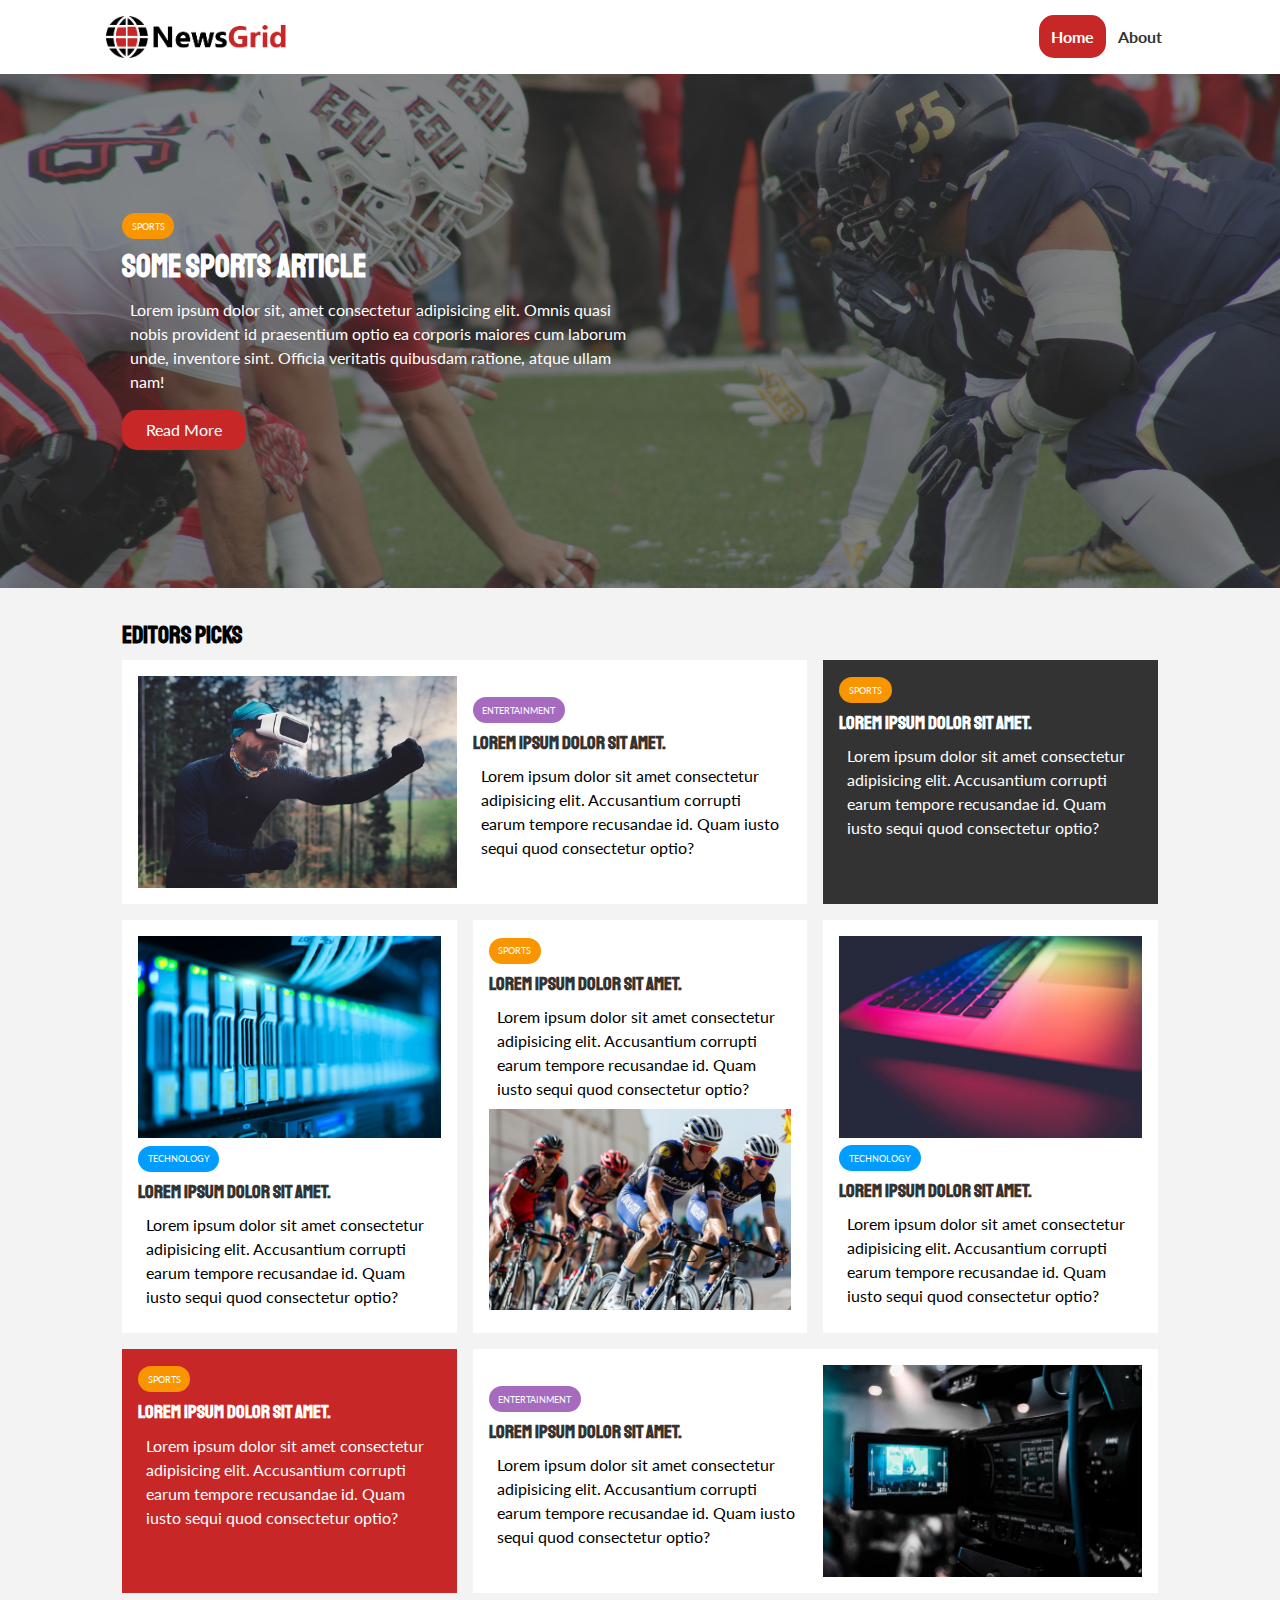
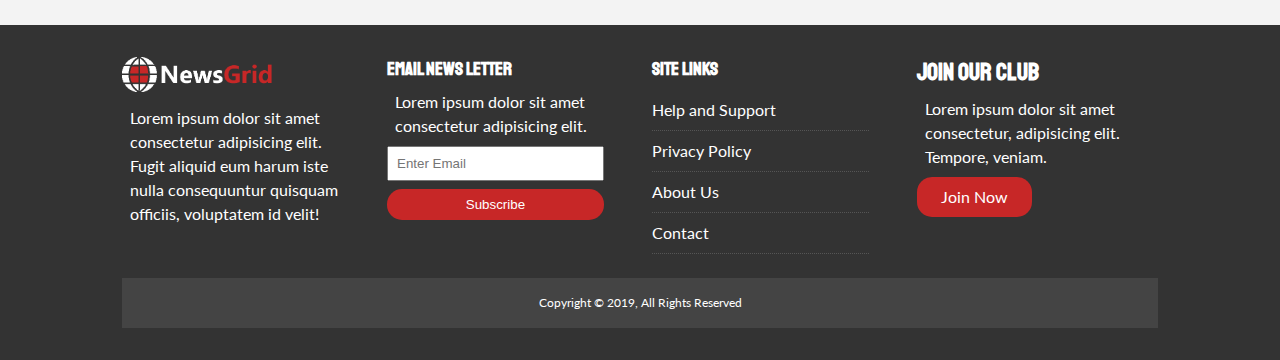
<file: index.html>
<!DOCTYPE html>
<html lang="en">
<head>
  <meta charset="UTF-8">
  <meta name="viewport" content="width=device-width, initial-scale=1.0">
  <meta http-equiv="X-UA-Compatible" content="ie=edge">
  <link rel="stylesheet" href="https://use.fontawesome.com/releases/v5.8.1/css/all.css" 
  integrity="sha384-50oBUHEmvpQ+1lW4y57PTFmhCaXp0ML5d60M1M7uH2+nqUivzIebhndOJK28anvf" crossorigin="anonymous">
  <link href="https://fonts.googleapis.com/css?family=Lato|Staatliches" rel="stylesheet">
  <link rel="stylesheet" href="css/style.css">
  <link rel="stylesheet" media="screen and (max-width: 768px)"  href="css/mobile.css">
  <link rel="shortcut icon" type="image/x-icon" href="favicon.ico">

  <title>NewsGrid | Latest News</title>
</head>
<body>
  <nav id="main-nav">
    <div class="container">
      <img src="img/logo.png" alt="NewsGrid" class="logo">
      <div class="social">
        <a href="http://facebook.com" target="_blank"><i class="fab fa-facebook fa-2x"></i></a>
        <a href="http://twitter.com" target="_blank"><i class="fab fa-twitter fa-2x"></i></a>
        <a href="http://instagram.com" target="_blank"><i class="fab fa-instagram fa-2x"></i></a>
        <a href="http://youtube.com" target="_blank"><i class="fab fa-youtube fa-2x"></i></a>
      </div>
      <ul>
        <li><a class="current" href="index.html">Home</a></li>
        <li><a href="about.html">About</a></li>
      </ul>
    </div>
  </nav>

  <!-- Showcase -->
  <header id="showcase">
    <div class="container">
      <div class="showcase-container">
        <div class="showcase-content">
          <div class="category category-sports">Sports</div>
          <h1>Some Sports Article</h1>
          <p>Lorem ipsum dolor sit, amet consectetur adipisicing elit. Omnis quasi nobis provident
             id praesentium optio ea corporis maiores cum laborum unde, inventore sint. Officia 
             veritatis quibusdam ratione, atque ullam nam!</p>
            <a href="article.html" class="btn btn-primary">Read More</a>
        </div>
      </div>
    </div>
  </header>

  <!-- Home Articles -->

  <section id="home-articles" class="py-2">
    <div class="container">
        <h2>Editors Picks</h2>
        <div class="articles-container">
          <!-- Card often used in bootstrap too -->
          <article class="card ">
            <img src="img/articles/ent1.jpg" alt="">
            <div>
              <div class="category category-ent">Entertainment</div>
              <h3>
                <a href="article.html">Lorem ipsum dolor sit amet.</a>
              </h3>
              <p>Lorem ipsum dolor sit amet consectetur adipisicing 
                elit. Accusantium corrupti earum tempore recusandae id. 
                Quam iusto sequi quod consectetur optio?</p>
            </div>
          </article>
          <article class="card bg-dark">             
            <div class="category category-sports">Sports</div>
            <h3>
              <a href="article.html">Lorem ipsum dolor sit amet.</a>
            </h3>
            <p>Lorem ipsum dolor sit amet consectetur adipisicing 
              elit. Accusantium corrupti earum tempore recusandae id. 
              Quam iusto sequi quod consectetur optio?</p>             
            </article>
            <article class="card">
              <img src="img/articles/tech1.jpg" alt="">             
              <div class="category category-tech">Technology</div>
              <h3>
                <a href="article.html">Lorem ipsum dolor sit amet.</a>
              </h3>
              <p>Lorem ipsum dolor sit amet consectetur adipisicing 
                elit. Accusantium corrupti earum tempore recusandae id. 
                Quam iusto sequi quod consectetur optio?</p>             
              </article>
              <article class="card">                          
                <div class="category category-sports">Sports</div>
                <h3>
                  <a href="article.html">Lorem ipsum dolor sit amet.</a>
                </h3>
                <p>Lorem ipsum dolor sit amet consectetur adipisicing 
                  elit. Accusantium corrupti earum tempore recusandae id. 
                  Quam iusto sequi quod consectetur optio?</p>
                  <img src="img/articles/sports1.jpg" alt="">                
                </article>
              <article class="card">
                <img src="img/articles/tech2.jpg" alt="">             
                <div class="category category-tech">Technology</div>
                <h3>
                  <a href="article.html">Lorem ipsum dolor sit amet.</a>
                </h3>
                <p>Lorem ipsum dolor sit amet consectetur adipisicing 
                  elit. Accusantium corrupti earum tempore recusandae id. 
                  Quam iusto sequi quod consectetur optio?</p>             
                </article>
              <article class="card bg-primary">             
                <div class="category category-sports">Sports</div>
                <h3>
                  <a href="article.html">Lorem ipsum dolor sit amet.</a>
                </h3>
                <p>Lorem ipsum dolor sit amet consectetur adipisicing 
                  elit. Accusantium corrupti earum tempore recusandae id. 
                  Quam iusto sequi quod consectetur optio?</p>             
                </article>
                <article class="card">                 
                  <div>
                    <div class="category category-ent">Entertainment</div>
                    <h3>
                      <a href="article.html">Lorem ipsum dolor sit amet.</a>
                    </h3>
                    <p>Lorem ipsum dolor sit amet consectetur adipisicing 
                      elit. Accusantium corrupti earum tempore recusandae id. 
                      Quam iusto sequi quod consectetur optio?</p>
                  </div>
                  <img src="img/articles/ent2.jpg" alt="">
                </article>
              
        </div>
    </div>
  </section>

  <!-- Footer -->
  <footer id="main-footer" class="py-2">
    <div class="container footer-container">
      <div>
        <img src="img/logo_light.png" alt="NewsGrid">
        <p>Lorem ipsum dolor sit amet consectetur adipisicing 
          elit. Fugit aliquid eum harum iste nulla consequuntur 
          quisquam officiis, voluptatem id velit!</p>
      </div>
      <div>
        <h3>Email News Letter</h3>
        <p>Lorem ipsum dolor sit amet consectetur adipisicing elit.</p>
        <form name="contact" method="POST" data-netlify="true">
            <input type="email" name="email" placeholder="Enter Email">
            <input type="submit" value="Subscribe" class="btn btn-primary">
          </form>
      </div>
      <div>
        <h3>Site Links</h3>
        <ul class="list">
          <li><a href="#">Help and Support</a></li>
          <li><a href="#">Privacy Policy</a></li>
          <li><a href="#">About Us</a></li>
          <li><a href="#">Contact</a></li>
        </ul>
      </div>
      <div>
        <h2>Join Our Club</h2>
        <p>Lorem ipsum dolor sit amet consectetur, adipisicing elit. Tempore, veniam.</p>
        <a href="#" class="btn btn-primary">Join Now</a>
      </div>
      <div>
        <p>Copyright &copy; 2019, All Rights Reserved</p>
      </div>
    </div>
  </footer>
</body>
</html>
</file>
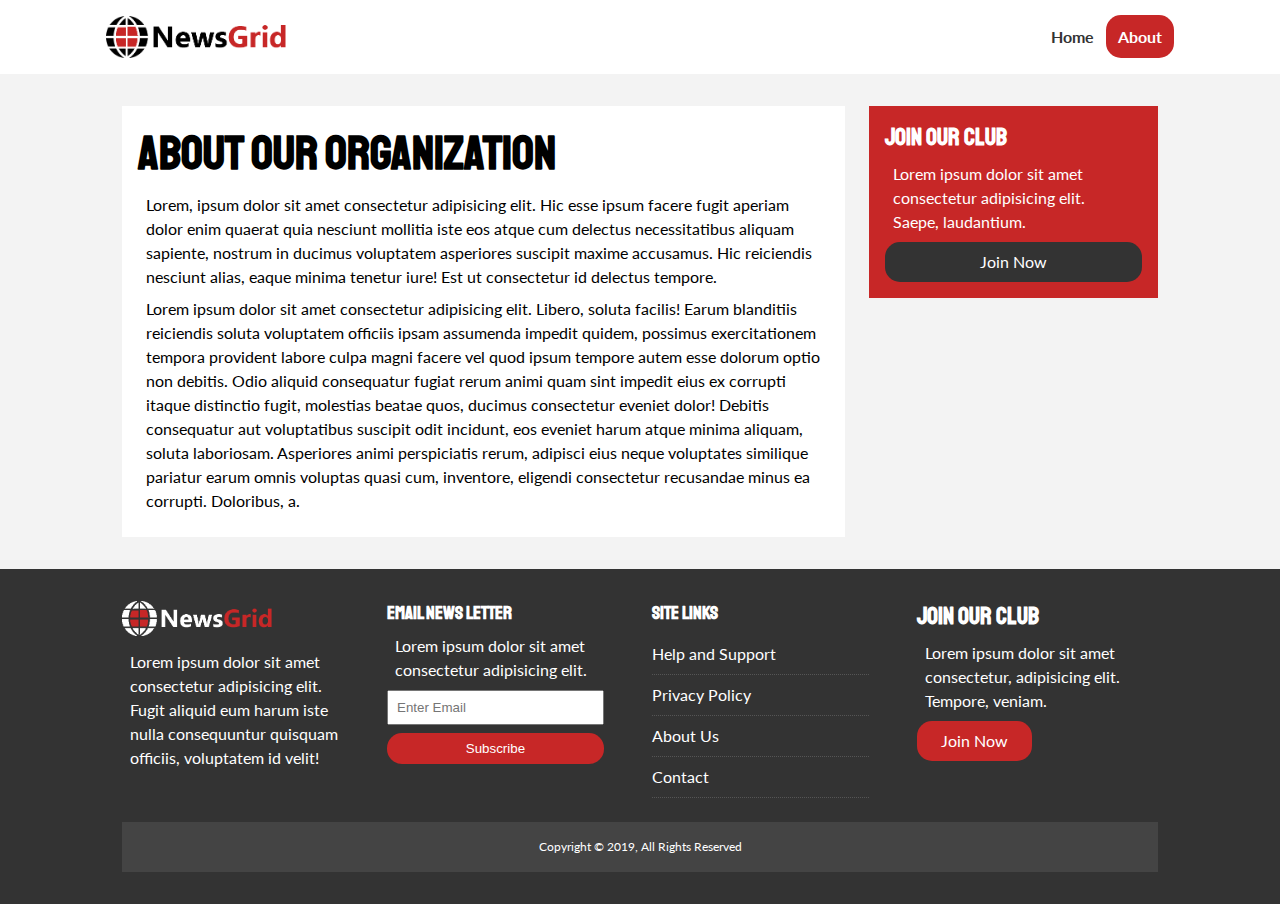
<file: about.html>
<!DOCTYPE html>
<html lang="en">
<head>
  <meta charset="UTF-8">
  <meta name="viewport" content="width=device-width, initial-scale=1.0">
  <meta http-equiv="X-UA-Compatible" content="ie=edge">
  <link rel="stylesheet" href="https://use.fontawesome.com/releases/v5.8.1/css/all.css" 
  integrity="sha384-50oBUHEmvpQ+1lW4y57PTFmhCaXp0ML5d60M1M7uH2+nqUivzIebhndOJK28anvf" crossorigin="anonymous">
  <link href="https://fonts.googleapis.com/css?family=Lato|Staatliches" rel="stylesheet">
  <link rel="stylesheet" href="css/style.css">
  <link rel="stylesheet" media="screen and (max-width: 768px)"  href="css/mobile.css">
  <link rel="shortcut icon" type="image/x-icon" href="favicon.ico">

  <title>NewsGrid | About</title>
</head>
<body>
  <nav id="main-nav">
    <div class="container">
      <img src="img/logo.png" alt="NewsGrid" class="logo">
      <div class="social">
        <a href="http://facebook.com" target="_blank"><i class="fab fa-facebook fa-2x"></i></a>
        <a href="http://twitter.com" target="_blank"><i class="fab fa-twitter fa-2x"></i></a>
        <a href="http://instagram.com" target="_blank"><i class="fab fa-instagram fa-2x"></i></a>
        <a href="http://youtube.com" target="_blank"><i class="fab fa-youtube fa-2x"></i></a>
      </div>
      <ul>
        <li><a href="index.html">Home</a></li>
        <li><a class="current" href="about.html">About</a></li>
      </ul>
    </div>
  </nav>
<!-- About -->

  <section id="about">
    <div class="container">
      <div class="page-container">
        <article class="card" >
          <h1 class="l-heading">About Our Organization</h1>
          <p>Lorem, ipsum dolor sit amet consectetur adipisicing elit. Hic esse ipsum facere fugit 
            aperiam dolor enim quaerat quia nesciunt mollitia iste eos atque cum delectus necessitatibus 
            aliquam sapiente, nostrum in ducimus voluptatem asperiores suscipit maxime accusamus. Hic 
            reiciendis nesciunt alias, eaque minima tenetur iure! Est ut consectetur id delectus tempore.</p>
            <p>Lorem ipsum dolor sit amet consectetur adipisicing elit. Libero, soluta facilis! Earum blanditiis 
              reiciendis soluta voluptatem officiis ipsam assumenda impedit quidem, possimus exercitationem tempora 
              provident labore culpa magni facere vel quod ipsum tempore autem esse dolorum optio non debitis. Odio 
              aliquid consequatur fugiat rerum animi quam sint impedit eius ex corrupti itaque distinctio fugit, 
              molestias beatae quos, ducimus consectetur eveniet dolor! Debitis consequatur aut voluptatibus suscipit 
              odit incidunt, eos eveniet harum atque minima aliquam, soluta laboriosam. Asperiores animi perspiciatis 
              rerum, adipisci eius neque voluptates similique pariatur earum omnis voluptas quasi cum, inventore, eligendi 
              consectetur recusandae minus ea corrupti. Doloribus, a.</p>
        </article>
        <aside class="card bg-primary">
          <h2>Join Our Club</h2>
          <p>Lorem ipsum dolor sit amet consectetur adipisicing elit. Saepe, laudantium.</p>
          <a href="#" class="btn btn-dark btn-block">Join Now</a>
        </aside>
      </div>
    </div>
  </section>

  <!-- Footer -->
  <footer id="main-footer" class="py-2">
    <div class="container footer-container">
      <div>
        <img src="img/logo_light.png" alt="NewsGrid">
        <p>Lorem ipsum dolor sit amet consectetur adipisicing 
          elit. Fugit aliquid eum harum iste nulla consequuntur 
          quisquam officiis, voluptatem id velit!</p>
      </div>
      <div>
        <h3>Email News Letter</h3>
        <p>Lorem ipsum dolor sit amet consectetur adipisicing elit.</p>
        <form name="contact" method="POST" data-netlify="true">
            <input type="email" name="email" placeholder="Enter Email">
            <input type="submit" value="Subscribe" class="btn btn-primary">
        </form>
      </div>
      <div>
        <h3>Site Links</h3>
        <ul class="list">
          <li><a href="#">Help and Support</a></li>
          <li><a href="#">Privacy Policy</a></li>
          <li><a href="#">About Us</a></li>
          <li><a href="#">Contact</a></li>
        </ul>
      </div>
      <div>
        <h2>Join Our Club</h2>
        <p>Lorem ipsum dolor sit amet consectetur, adipisicing elit. Tempore, veniam.</p>
        <a href="#" class="btn btn-primary">Join Now</a>
      </div>
      <div>
        <p>Copyright &copy; 2019, All Rights Reserved</p>
      </div>
    </div>
  </footer>
</body>
</html>
</file>
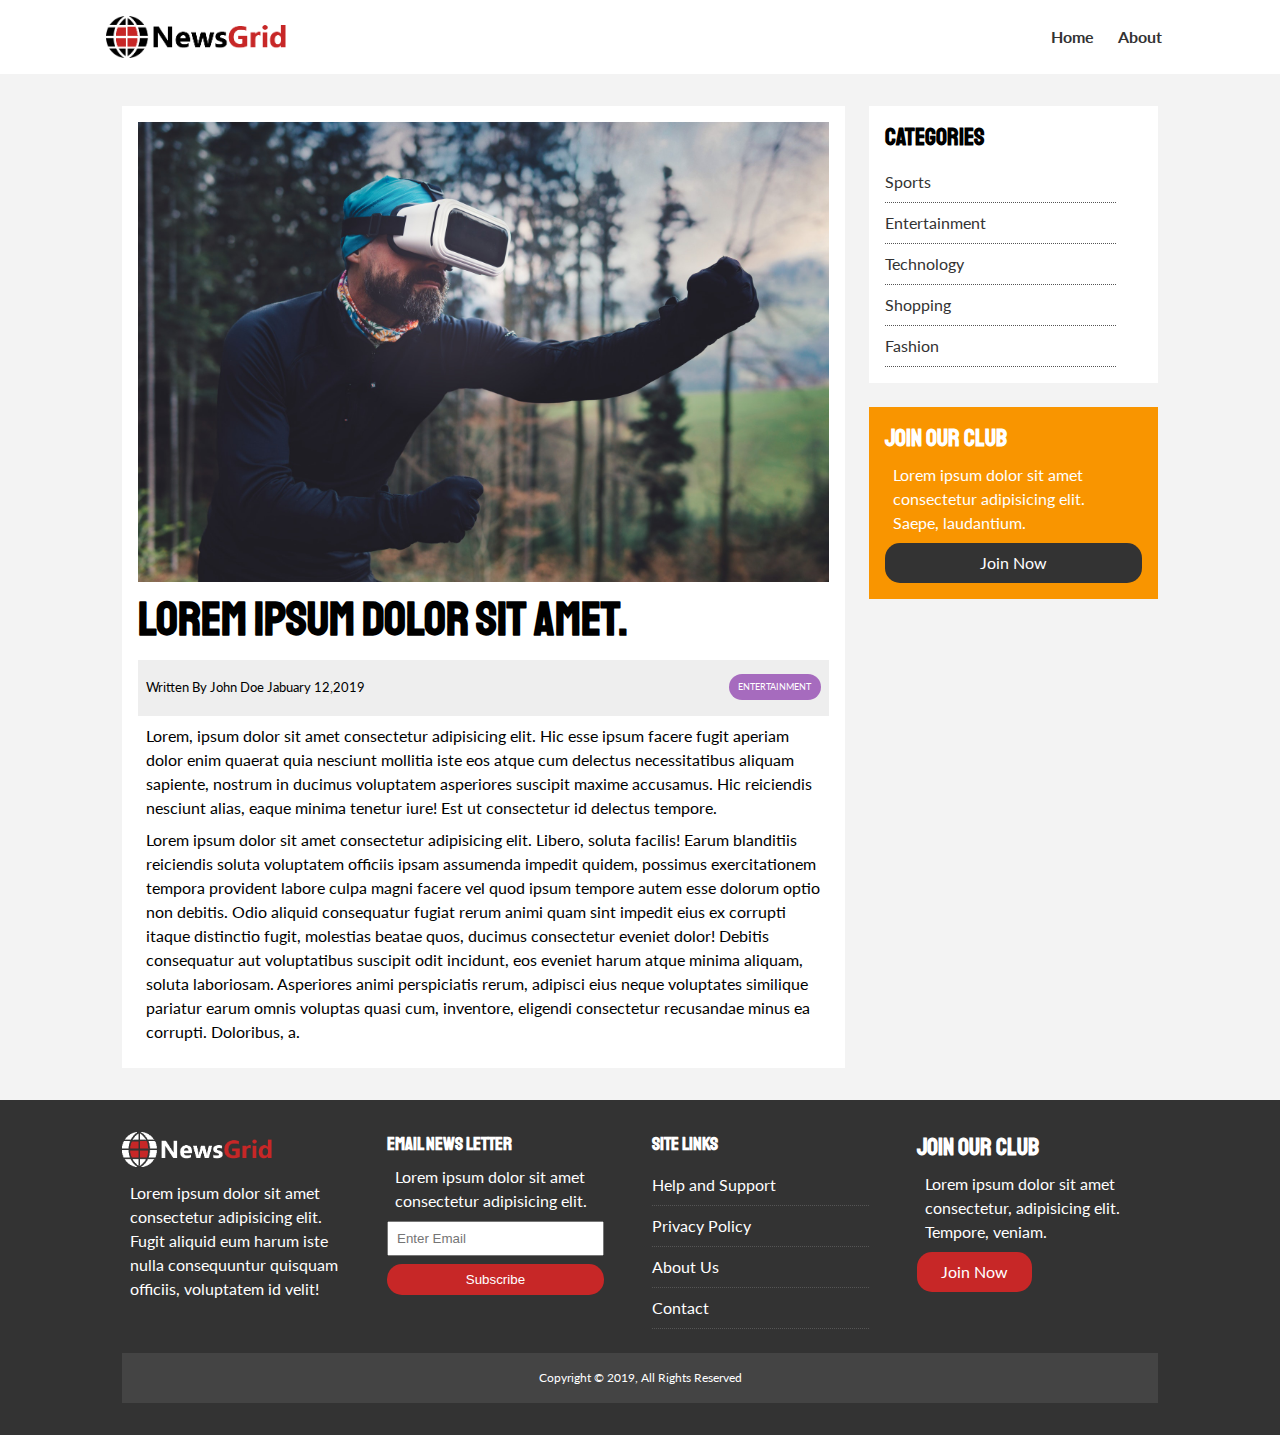
<file: article.html>
<!DOCTYPE html>
<html lang="en">
<head>
  <meta charset="UTF-8">
  <meta name="viewport" content="width=device-width, initial-scale=1.0">
  <meta http-equiv="X-UA-Compatible" content="ie=edge">
  <link rel="stylesheet" href="https://use.fontawesome.com/releases/v5.8.1/css/all.css" 
  integrity="sha384-50oBUHEmvpQ+1lW4y57PTFmhCaXp0ML5d60M1M7uH2+nqUivzIebhndOJK28anvf" crossorigin="anonymous">
  <link href="https://fonts.googleapis.com/css?family=Lato|Staatliches" rel="stylesheet">
  <link rel="stylesheet" href="css/style.css">
  <link rel="stylesheet" media="screen and (max-width: 768px)"  href="css/mobile.css">
  <link rel="shortcut icon" type="image/x-icon" href="favicon.ico">

  <title>NewsGrid | Latest News</title>
</head>
<body>
  <nav id="main-nav">
    <div class="container">
      <img src="img/logo.png" alt="NewsGrid" class="logo">
      <div class="social">
        <a href="http://facebook.com" target="_blank"><i class="fab fa-facebook fa-2x"></i></a>
        <a href="http://twitter.com" target="_blank"><i class="fab fa-twitter fa-2x"></i></a>
        <a href="http://instagram.com" target="_blank"><i class="fab fa-instagram fa-2x"></i></a>
        <a href="http://youtube.com" target="_blank"><i class="fab fa-youtube fa-2x"></i></a>
      </div>
      <ul>
        <li><a href="index.html">Home</a></li>
        <li><a href="about.html">About</a></li>
      </ul>
    </div>
  </nav>
<!-- About -->
  <section id="article">
    <div class="container">
      <div class="page-container">
        <article class="card" >
          <img src="img/articles/ent1.jpg" alt="">
          <h1 class="l-heading">Lorem ipsum dolor sit amet.</h1>
          <div class="meta">
            <small>
              <i class="fas fa-user"></i> Written By John Doe Jabuary 12,2019
            </small>
            <div class="category category-ent">Entertainment</div>
          </div>
          <p>Lorem, ipsum dolor sit amet consectetur adipisicing elit. Hic esse ipsum facere fugit 
            aperiam dolor enim quaerat quia nesciunt mollitia iste eos atque cum delectus necessitatibus 
            aliquam sapiente, nostrum in ducimus voluptatem asperiores suscipit maxime accusamus. Hic 
            reiciendis nesciunt alias, eaque minima tenetur iure! Est ut consectetur id delectus tempore.</p>
            <p>Lorem ipsum dolor sit amet consectetur adipisicing elit. Libero, soluta facilis! Earum blanditiis 
              reiciendis soluta voluptatem officiis ipsam assumenda impedit quidem, possimus exercitationem tempora 
              provident labore culpa magni facere vel quod ipsum tempore autem esse dolorum optio non debitis. Odio 
              aliquid consequatur fugiat rerum animi quam sint impedit eius ex corrupti itaque distinctio fugit, 
              molestias beatae quos, ducimus consectetur eveniet dolor! Debitis consequatur aut voluptatibus suscipit 
              odit incidunt, eos eveniet harum atque minima aliquam, soluta laboriosam. Asperiores animi perspiciatis 
              rerum, adipisci eius neque voluptates similique pariatur earum omnis voluptas quasi cum, inventore, eligendi 
              consectetur recusandae minus ea corrupti. Doloribus, a.</p>
        </article>

        <aside id="categories" class="card">
          <h2>Categories</h2>
          <ul class="list">
            <li><a href="#"><i class="fas fa-chevron-right"></i>Sports</a></li>
            <li><a href="#"><i class="fas fa-chevron-right"></i>Entertainment</a></li>
            <li><a href="#"><i class="fas fa-chevron-right"></i>Technology</a></li>
            <li><a href="#"><i class="fas fa-chevron-right"></i>Shopping</a></li>
            <li><a href="#"><i class="fas fa-chevron-right"></i>Fashion</a></li>
          </ul>
        </aside>
        <aside class="card bg-secondary">
          <h2>Join Our Club</h2>
          <p>Lorem ipsum dolor sit amet consectetur adipisicing elit. Saepe, laudantium.</p>
          <a href="#" class="btn btn-dark btn-block">Join Now</a>
        </aside>
      </div>
    </div>
  </section>

  <!-- Footer -->
  <footer id="main-footer" class="py-2">
    <div class="container footer-container">
      <div>
        <img src="img/logo_light.png" alt="NewsGrid">
        <p>Lorem ipsum dolor sit amet consectetur adipisicing 
          elit. Fugit aliquid eum harum iste nulla consequuntur 
          quisquam officiis, voluptatem id velit!</p>
      </div>
      <div>
        <h3>Email News Letter</h3>
        <p>Lorem ipsum dolor sit amet consectetur adipisicing elit.</p>
        <form name="contact" method="POST" data-netlify="true">
            <input type="email" name="email" placeholder="Enter Email">
            <input type="submit" value="Subscribe" class="btn btn-primary">
        </form>
      </div>
      <div>
        <h3>Site Links</h3>
        <ul class="list">
          <li><a href="#">Help and Support</a></li>
          <li><a href="#">Privacy Policy</a></li>
          <li><a href="#">About Us</a></li>
          <li><a href="#">Contact</a></li>
        </ul>
      </div>
      <div>
        <h2>Join Our Club</h2>
        <p>Lorem ipsum dolor sit amet consectetur, adipisicing elit. Tempore, veniam.</p>
        <a href="#" class="btn btn-primary">Join Now</a>
      </div>
      <div>
        <p>Copyright &copy; 2019, All Rights Reserved</p>
      </div>
    </div>
  </footer>
</body>
</html>
</file>
<file: css/style.css>
:root {
	--primary-color: #c72727;
	--secondary-color: #f99500;
	--light-color: #f3f3f3;
	--dark-color: #333;
	--max-width: 1100px;
}

.category {
	--sports-color: #f99500;
	--ent-color: #a66bbe;
	--tech-color: #009cff;
}

* {
	margin: 0;
	padding: 0;
	box-sizing: border-box;
}

body {
	font-family: 'Lato', sans-serif;
	line-height: 1.5;
	background: var(--light-color);
}

a {
	color: #333;
	text-decoration: none;
}

ul {
	list-style: none;
}

img {
	width: 100%;
}

h1,
h2,
h3,
h4,
h5,
h6 {
	font-family: 'Staatliches', cursive;
	margin-bottom: .55rem;
	line-height: 1.3;
}

p {
	margin: .5rem;
}
/* Utility */
.container {
	max-width: var(--max-width);
	margin: auto;
	padding: 0 2rem;
	overflow: hidden;
}

.category {
	display: inline-block;
	color: #fff;
	font-size: 0.55rem;
	text-transform: uppercase;
	padding: 0.4rem 0.6rem;
	border-radius: 15px;
	margin-bottom: 0.5rem;
}

.category-sports {
	background: var(--sports-color);
}
.category-ent {
	background: var(--ent-color);
}
.category-tech {
	background: var(--tech-color);
}

.btn {
	display: inline-block;
	border: none;
	background: var(--dark-color);
	color: #fff;
	padding: 0.5rem 1.5rem;
	border-radius: 15px;
}

.btn-light {
	background: var(--light-color);
}
.btn-primary {
	background: var(--primary-color);
}
.btn-secondary {
	background: var(--secondary-color);
}

.btn-block {
	display: block;
	width: 100%;
	text-align: center;
}

.btn:hover {
	opacity: 0.85;
}

.card {
	background: #fff;
	padding: 1rem;
}

.bg-dark {
	background: var(--dark-color);
	color: #fff;
}
.bg-primary {
	background: var(--primary-color);
	color: #fff;
}
.bg-secondary {
	background: var(--secondary-color);
	color: #fff;
}

.bg-dark h1,
.bg-dark h2,
.bg-dark h3,
.bg-dark a,
.bg-primary h1,
.bg-primary h2,
.bg-primary h3,
.bg-primary a,
.bg-secondary h1,
.bg-secondary h2,
.bg-secondary h3,
.bg-secondary a {
	color: #fff;
}
.py-1 {
	padding: 1.5rem 0;
}
.py-2 {
	padding: 2rem 0;
}
.py-3 {
	padding: 3rem 0;
}
.p-1 {
	padding: 1.5rem;
}
.p-2 {
	padding: 2rem;
}
.p-3 {
	padding: 3rem;
}

.l-heading {
	font-size: 3rem;
}
.list li {
	padding: .5rem 0;
	border-bottom: #555 dotted 1px;
	width: 90%;
}
/* Inner page grid container */
.page-container {
	display: grid;
	grid-template-columns: 5fr 2fr;
	margin: 2rem 0;
	grid-gap: 1.5rem;
}

.page-container > *:first-child {
	grid-row: 1 / span 3;
}
.list li a:hover {
	color: var(--primary-color) !important;
}
.fab:hover {
	opacity: 0.85;
}
/* Navigation */

#main-nav {
	background: #fff;
	position: sticky;
	top: 0;
	z-index: 2;
}

#main-nav .container {
	display: grid;
	grid-template-columns: 6fr 3fr 2fr;
	padding: 1rem;
	align-items: center;
}

#main-nav .logo {
	width: 180px;
}

#main-nav ul {
	justify-self: end;
	display: flex;
}

#main-nav ul li a {
	padding: 0.75rem;
	font-weight: bold;
	border-radius: 15px;
}

#main-nav ul li a.current {
	background: var(--primary-color);
	color: #fff;
}

#main-nav ul li a:hover {
	background: var(--light-color);
	color: var(--dark-color);
}

#main-nav .social {
	justify-self: center;
}

#main-nav .social i {
	color: #777;
	margin-right: .5rem;
}

/* Showcase */
#showcase {
	color: #fff;
	background: #333;
	padding: 2rem;
	position: relative;
}

#showcase:before {
	content: '';
	background: url(../img/featured.jpg) no-repeat center center/cover;
	position: absolute;
	top: 0;
	left: 0;
	width: 100%;
	height: 100%;
	opacity: 0.4;
}

#showcase .showcase-container {
	display: grid;
	grid-template-columns: repeat(2, 1fr);
	justify-content: center;
	align-items: center;
	height: 50vh;
}

#showcase .showcase-content {
	z-index: 1;
}

#showcase .showcase-content p {
	margin-bottom: 1rem;
}

/* Home Articles */
#home-articles .articles-container {
	display: grid;
	grid-template-columns: repeat(3, 1fr);
	grid-gap: 1rem;
}

#home-articles .articles-container > *:first-child {
	display: grid;
	grid-template-columns: repeat(2, 1fr);
	grid-gap: 1rem;
	align-items: center;
	grid-column: 1 / span 2;
}

#home-articles .articles-container > *:last-child {
	display: grid;
	grid-template-columns: repeat(2, 1fr);
	grid-gap: 1rem;
	align-items: center;
	grid-column: 2 / span 2;
}

#article .meta {
	display: flex;
	justify-content: space-between;
	align-items: center;
	background: #eee;
	padding: 0.5rem;
}

#article .meta .category {
	margin-top: 0.4rem;
}
/* Footer */

#main-footer {
	background: var(--dark-color);
	color: #fff;
}

#main-footer img {
	width: 150px;
}

#main-footer a {
	color: #fff;
}

#main-footer .footer-container {
	display: grid;
	grid-template-columns: repeat(4, 1fr);
	grid-gap: 1.5rem;
}

#main-footer .footer-container > *:last-child {
	background: #444;
	grid-column: 1 /span 4;
	padding: .5rem;
	text-align: center;
	font-size: 0.75rem;
}

#main-footer .footer-container input[type='email'] {
	width: 90%;
	padding: 0.5rem;
	margin-bottom: 0.5rem;
}

#main-footer .footer-container input[type='submit'] {
	width: 90%;
}
</file>
<file: css/mobile.css>
/* navigation */

#main-nav .social {
	display: none;
}

#main-nav .container {
	grid-template-columns: 1fr;
	grid-gap: 1.2rem;
}

#main-nav ul,
#main-nav .logo {
	justify-self: center;
}

#main-nav ul li a {
	padding: 0.50rem;
}

#home-articles .articles-container {
	grid-template-columns: repeat(2, 1fr);
}

#home-articles .articles-container > *:first-child {
	grid-template-columns: 1fr;
	grid-column: 1;
}

#home-articles .articles-container > *:last-child {
	grid-template-columns: 1fr;
	grid-column: 1;
}

@media (max-width: 600px) {
	/* Stack Grid Items */
	#showcase .showcase-container,
	#home-articles .articles-container,
	#main-footer .footer-container {
		grid-template-columns: 1fr;
	}
}

#main-footer .footer-container > *:last-child {
	grid-column: 1;
}

/* This is shorter way than commented out section
selecting specific child rather than putting border on
every child and deleting rest...put border on specific child */
#main-footer .footer-container > *:first-child,
#main-footer .footer-container > *:nth-child(2) {
	border-bottom: #444 dotted 1px;
	padding-bottom: 1rem;
}

/* #main-footer .footer-container > *:last-child,
#main-footer .footer-container > *:nth-child(3),
#main-footer .footer-container > *:nth-child(4) {
	border: none;
} */

.page-container {
	grid-template-columns: 1fr;
	text-align: center;
}

.page-container > *:first-child {
	grid-row: 1;
}

.l-heading {
	font-size: 2rem;
}
</file>
